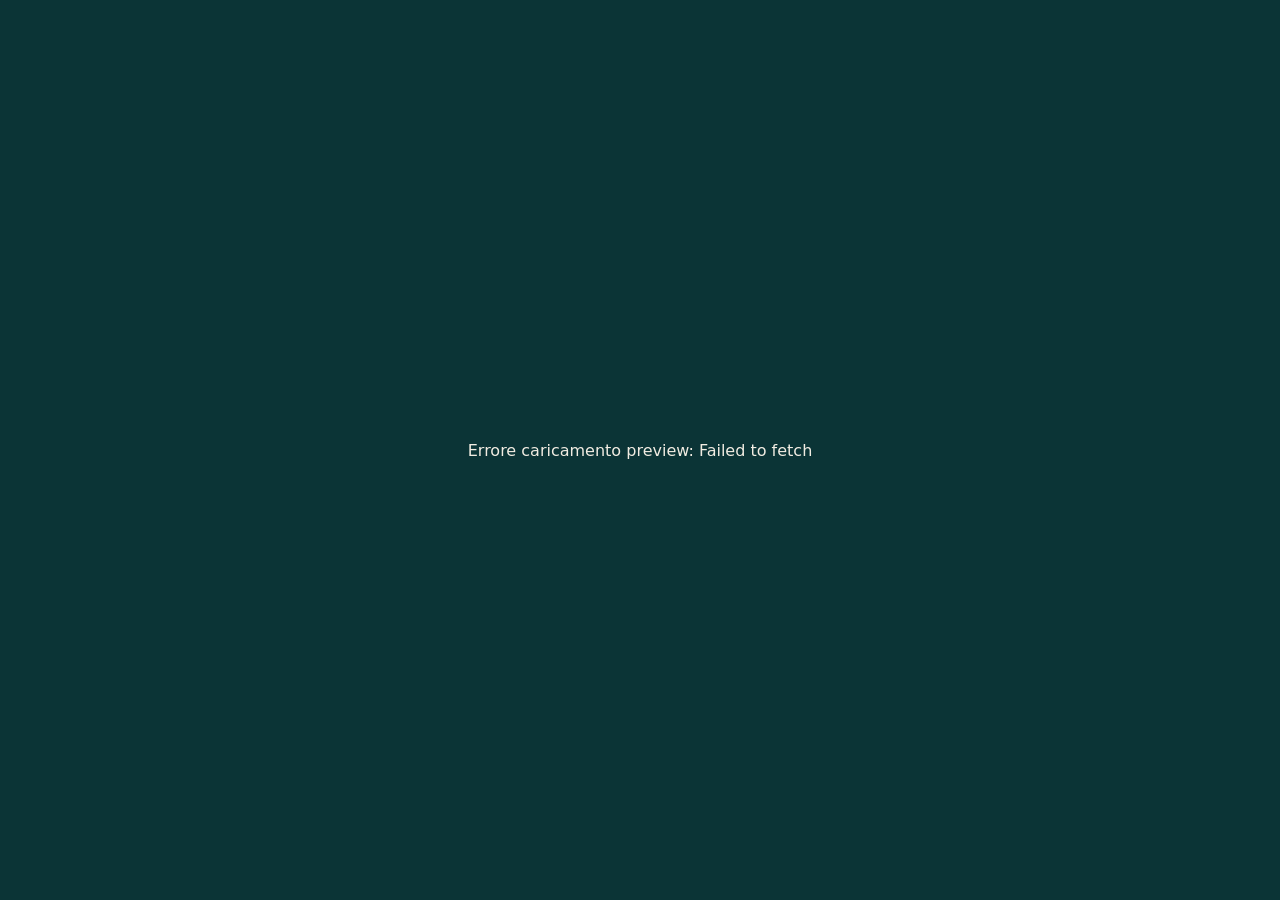
<file: preview-v51/index.html>
<!doctype html><html><head><meta charset="utf-8"><meta name="viewport" content="width=device-width,initial-scale=1"><title>Di Falco & Pergamo V5.2 Preview</title><style>html,body{margin:0;background:#0B3436;color:#F1ECE2;font-family:system-ui,sans-serif}body{display:grid;place-items:center;min-height:100vh}.loading{opacity:.75;letter-spacing:.08em}</style></head><body><div class="loading">CARICAMENTO PREVIEW…</div><script>(async()=>{const base='https://raw.githubusercontent.com/alessandrocdifalco/sito-alex-di-falco/preview-difalco-pergamo-v51/preview-v51/';const parts=await Promise.all([0,1,2,3].map(i=>fetch(base+'chunk'+i+'.txt',{cache:'no-store'}).then(r=>{if(!r.ok)throw new Error('HTTP '+r.status);return r.text()})));const patch='<script src="https://raw.githack.com/alessandrocdifalco/sito-alex-di-falco/preview-difalco-pergamo-v51/preview-v51/patch-v52.js?v=52"><\/script>';const page=parts.join('').replace('</body>',patch+'</body>');document.open();document.write(page);document.close()})().catch(e=>{document.body.innerHTML='<div style="padding:24px">Errore caricamento preview: '+e.message+'</div>'})</script></body></html>
</file>
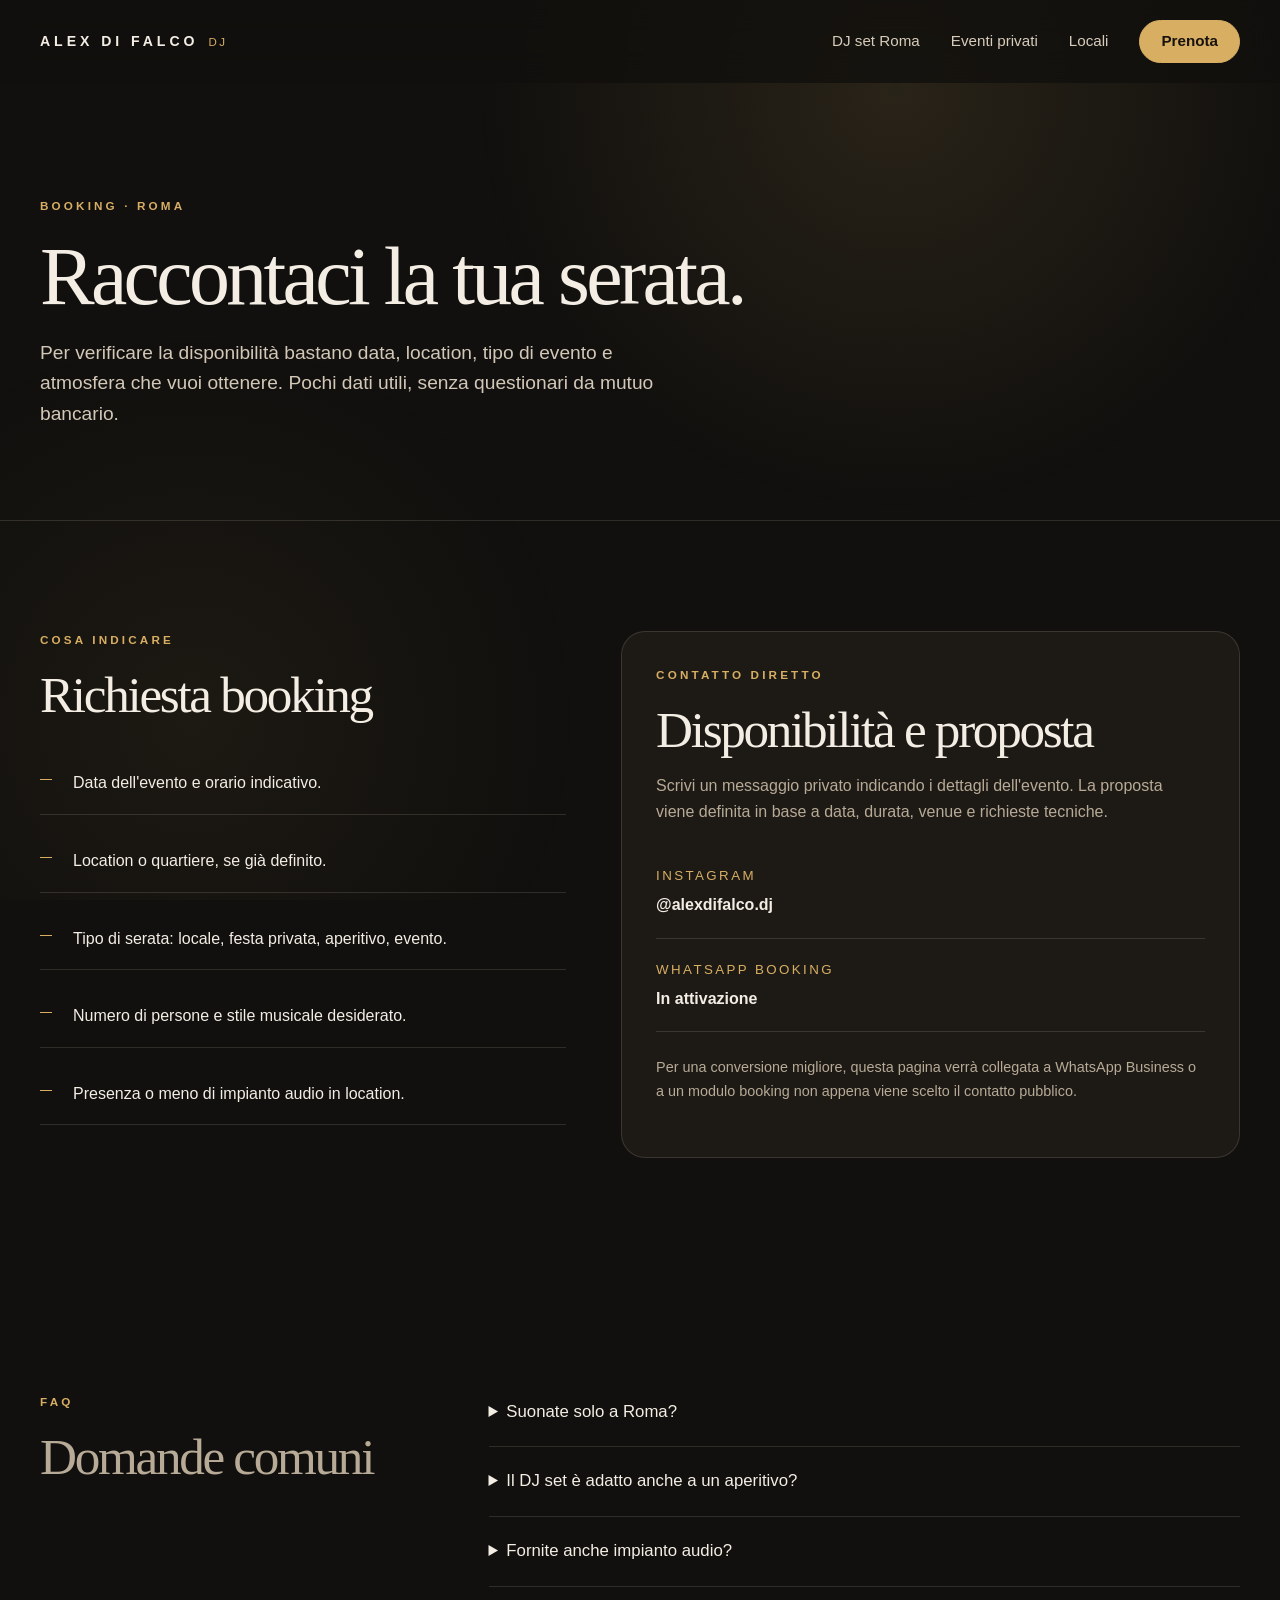
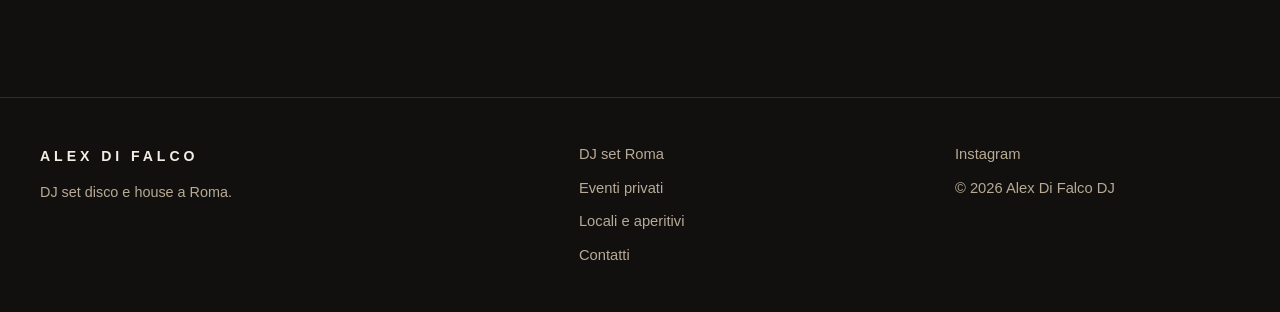
<file: contatti.html>
<!doctype html>
<html lang="it">
<head>
  <meta charset="utf-8"><meta name="viewport" content="width=device-width, initial-scale=1">
  <title>Prenota un DJ Set a Roma | Contatti Alex Di Falco DJ</title>
  <meta name="description" content="Richiedi disponibilità per un DJ set a Roma: locali, aperitivi, feste ed eventi privati. Contatta Alex Di Falco DJ con data e location.">
  <meta name="robots" content="index, follow, max-image-preview:large"><meta name="theme-color" content="#11100e">
  <link rel="canonical" href="https://alessandrocdifalco.github.io/sito-alex-di-falco/contatti.html"><link rel="stylesheet" href="assets/css/styles.css"><link rel="icon" href="assets/images/favicon.svg" type="image/svg+xml">
  <meta property="og:type" content="website"><meta property="og:locale" content="it_IT"><meta property="og:title" content="Prenota un DJ set a Roma | Alex Di Falco DJ"><meta property="og:description" content="Contatto diretto per locali, feste ed eventi a Roma."><meta property="og:url" content="https://alessandrocdifalco.github.io/sito-alex-di-falco/contatti.html"><meta property="og:image" content="https://alessandrocdifalco.github.io/sito-alex-di-falco/assets/images/og-alex-di-falco.svg">
</head>
<body>
<header class="site-header"><nav class="nav container" aria-label="Navigazione principale"><a class="brand" href="index.html"><span class="brand-name">ALEX DI FALCO</span><span class="brand-role">DJ</span></a><button class="nav-toggle" type="button" aria-expanded="false" aria-controls="menu">Menu</button><div class="menu" id="menu"><a href="dj-set-roma.html">DJ set Roma</a><a href="eventi-privati.html">Eventi privati</a><a href="locali-aperitivi.html">Locali</a><a href="contatti.html" class="button button-small">Prenota</a></div></nav></header>
<main>
<section class="page-hero"><div class="container"><p class="eyebrow">Booking · Roma</p><h1>Raccontaci la tua serata.</h1><p class="lead">Per verificare la disponibilità bastano data, location, tipo di evento e atmosfera che vuoi ottenere. Pochi dati utili, senza questionari da mutuo bancario.</p></div></section>
<section class="section"><div class="container booking-grid">
  <div>
    <p class="eyebrow">Cosa indicare</p>
    <h2>Richiesta booking</h2>
    <ul class="feature-list">
      <li>Data dell'evento e orario indicativo.</li>
      <li>Location o quartiere, se già definito.</li>
      <li>Tipo di serata: locale, festa privata, aperitivo, evento.</li>
      <li>Numero di persone e stile musicale desiderato.</li>
      <li>Presenza o meno di impianto audio in location.</li>
    </ul>
  </div>
  <div class="contact-panel">
    <p class="eyebrow">Contatto diretto</p>
    <h2>Disponibilità e proposta</h2>
    <p>Scrivi un messaggio privato indicando i dettagli dell'evento. La proposta viene definita in base a data, durata, venue e richieste tecniche.</p>
    <a class="contact-option" href="https://www.instagram.com/alexdifalco.dj/" target="_blank" rel="noopener me"><small>Instagram</small><strong>@alexdifalco.dj</strong></a>
    <div class="contact-option"><small>WhatsApp booking</small><strong>In attivazione</strong></div>
    <p style="margin-top:24px;font-size:.9rem">Per una conversione migliore, questa pagina verrà collegata a WhatsApp Business o a un modulo booking non appena viene scelto il contatto pubblico.</p>
  </div>
</div></section>
<section class="section faq"><div class="container content-grid"><aside><p class="eyebrow">FAQ</p><h2>Domande comuni</h2></aside><div>
<details><summary>Suonate solo a Roma?</summary><p>Roma è l'area principale del servizio. Trasferte nei dintorni o in altre località possono essere valutate in base alla data e all'evento.</p></details>
<details><summary>Il DJ set è adatto anche a un aperitivo?</summary><p>Sì. Il set può partire in modo elegante e non invasivo, per crescere nel dopocena se l'atmosfera e la venue lo permettono.</p></details>
<details><summary>Fornite anche impianto audio?</summary><p>La disponibilità del setup tecnico va definita per ogni evento, in base a spazio, pubblico e necessità della location.</p></details>
</div></div></section>
</main>
<footer class="site-footer"><div class="container footer-grid"><div><span class="brand-name">ALEX DI FALCO</span><p>DJ set disco e house a Roma.</p></div><div class="footer-links"><a href="dj-set-roma.html">DJ set Roma</a><a href="eventi-privati.html">Eventi privati</a><a href="locali-aperitivi.html">Locali e aperitivi</a><a href="contatti.html">Contatti</a></div><div class="footer-links"><a href="https://www.instagram.com/alexdifalco.dj/" rel="me noopener" target="_blank">Instagram</a><span>© <span id="year">2026</span> Alex Di Falco DJ</span></div></div></footer>
<script src="assets/js/main.js" defer></script>
</body></html>
</file>
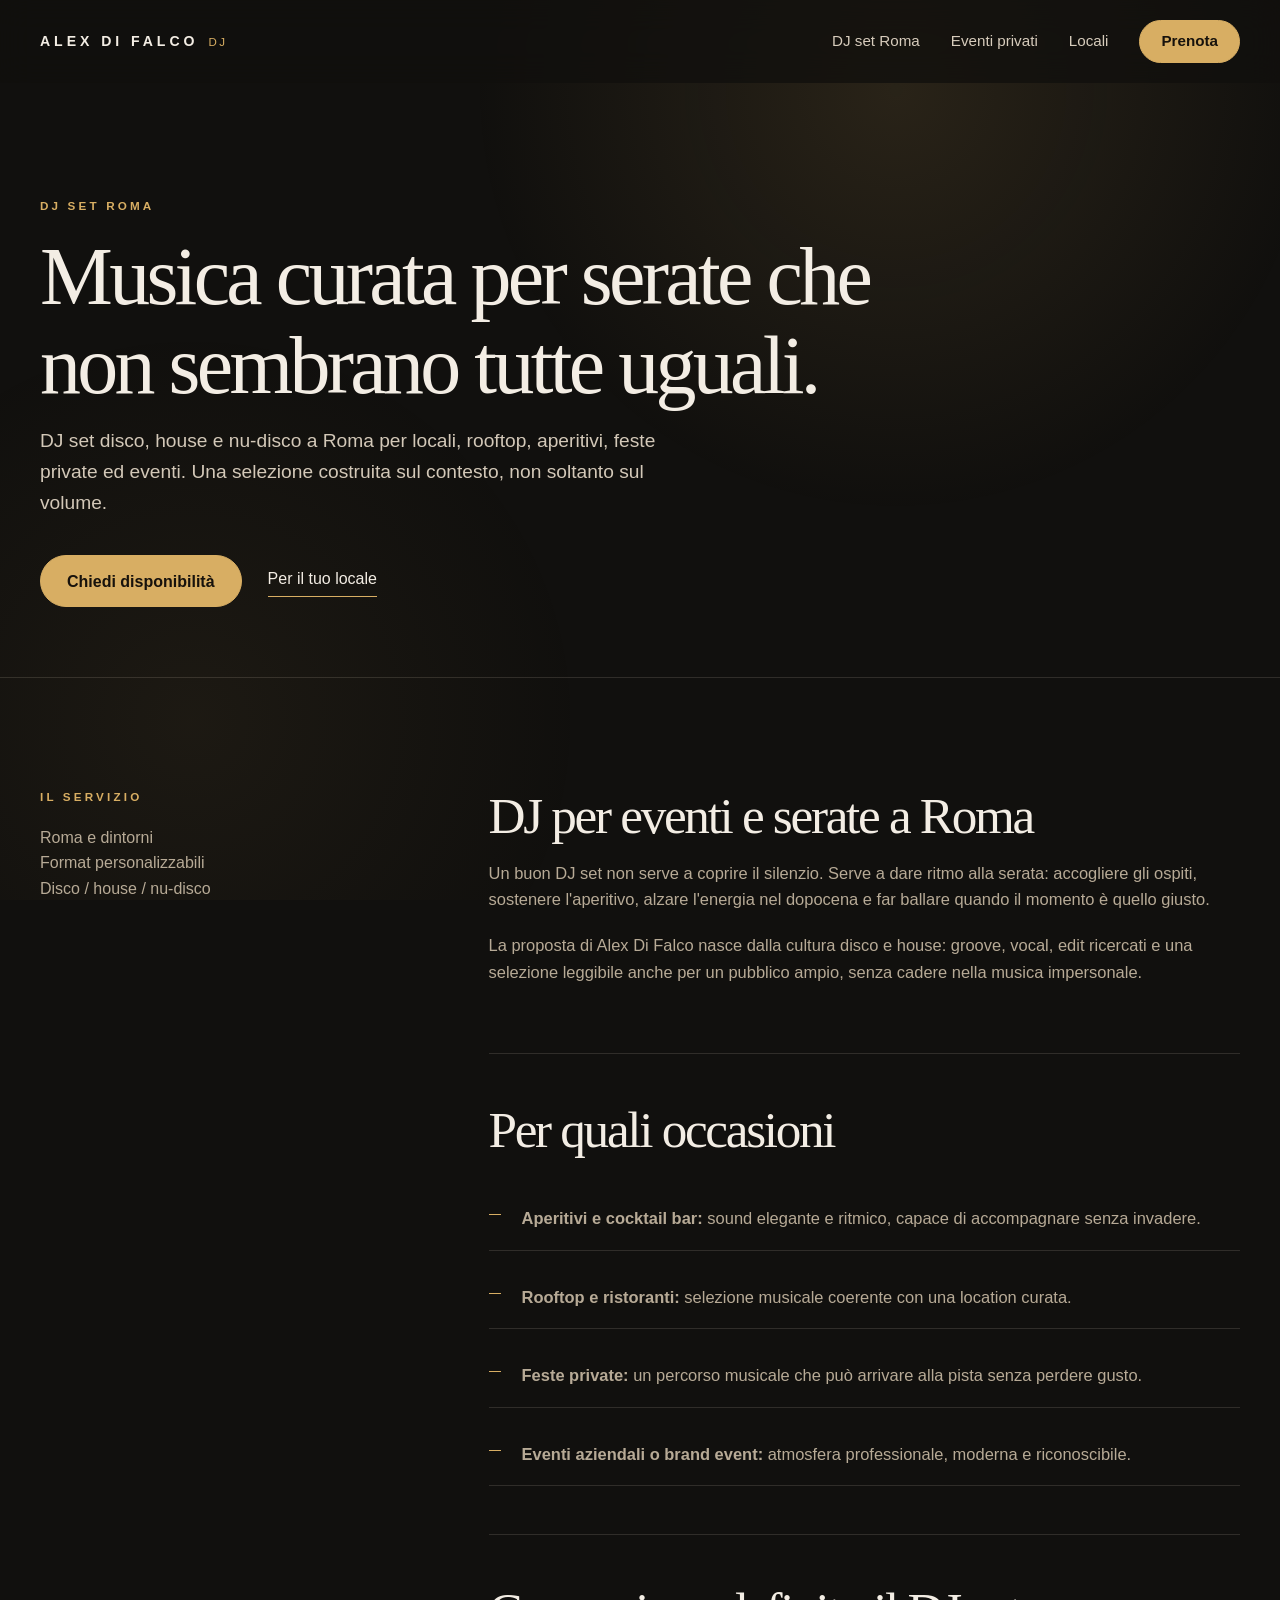
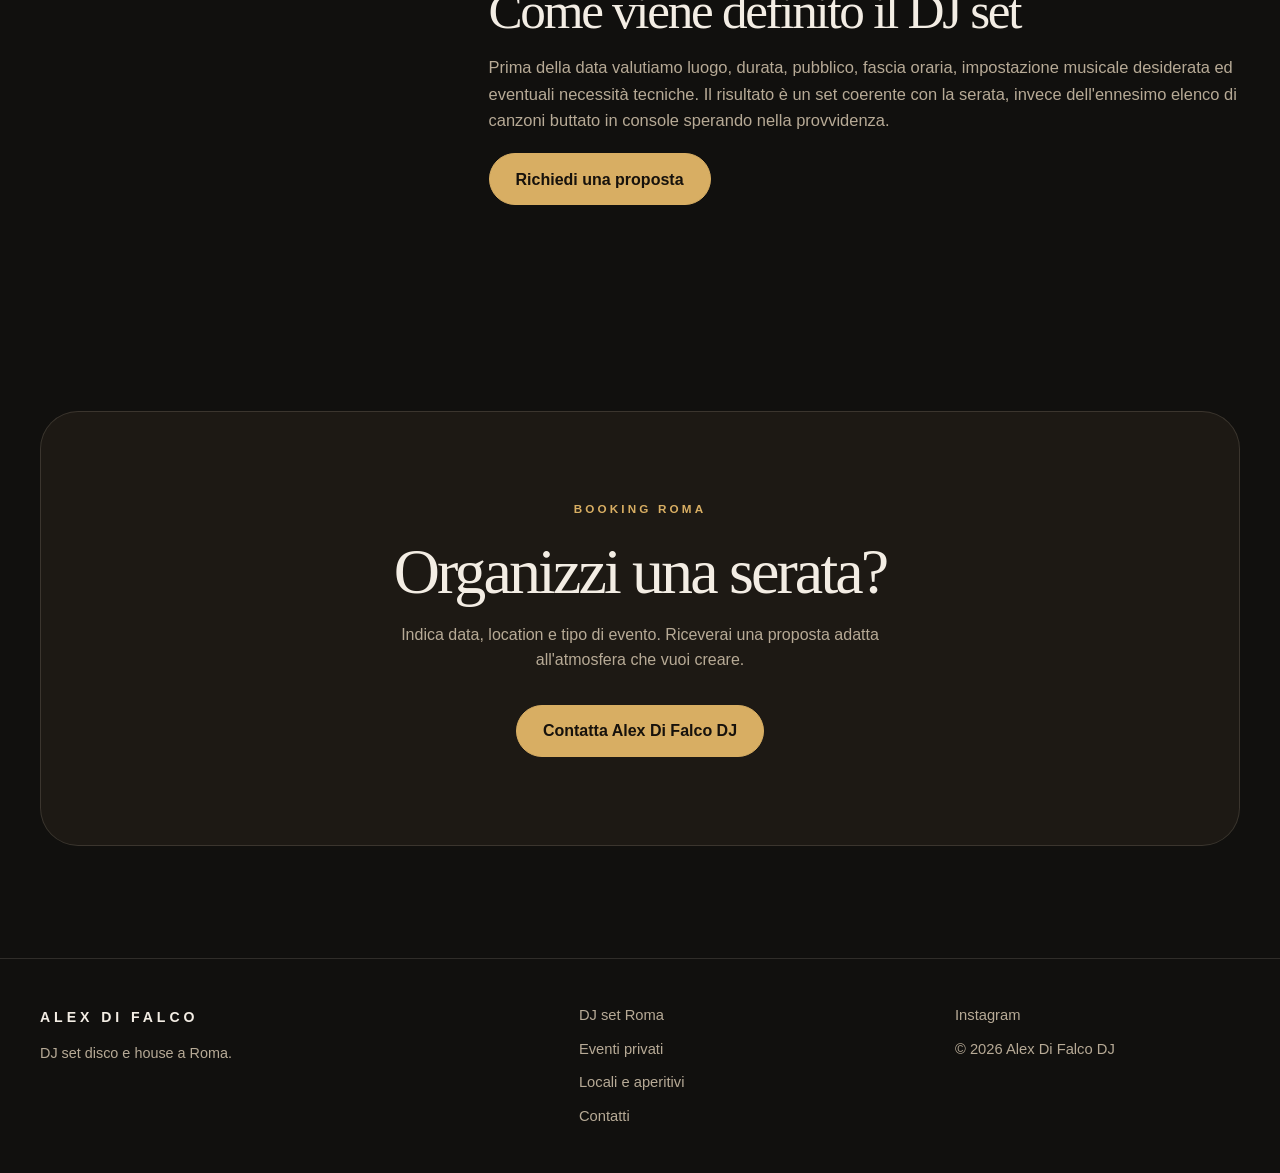
<file: dj-set-roma.html>
<!doctype html>
<html lang="it">
<head>
  <meta charset="utf-8">
  <meta name="viewport" content="width=device-width, initial-scale=1">
  <title>DJ Set Roma per Locali, Feste ed Eventi | Alex Di Falco</title>
  <meta name="description" content="Cerchi un DJ set a Roma? Alex Di Falco propone selezioni disco e house per locali, aperitivi, feste private ed eventi con atmosfera elegante.">
  <meta name="robots" content="index, follow, max-image-preview:large">
  <meta name="theme-color" content="#11100e">
  <link rel="canonical" href="https://alessandrocdifalco.github.io/sito-alex-di-falco/dj-set-roma.html">
  <link rel="stylesheet" href="assets/css/styles.css">
  <link rel="icon" href="assets/images/favicon.svg" type="image/svg+xml">
  <meta property="og:type" content="website"><meta property="og:locale" content="it_IT">
  <meta property="og:title" content="DJ Set Roma | Alex Di Falco DJ">
  <meta property="og:description" content="Disco e house per locali, aperitivi, feste ed eventi a Roma.">
  <meta property="og:url" content="https://alessandrocdifalco.github.io/sito-alex-di-falco/dj-set-roma.html">
  <meta property="og:image" content="https://alessandrocdifalco.github.io/sito-alex-di-falco/assets/images/og-alex-di-falco.svg">
  <script type="application/ld+json">
  {"@context":"https://schema.org","@type":"Service","name":"DJ set a Roma","serviceType":"DJ set per eventi e locali","provider":{"@type":"ProfessionalService","name":"Alex Di Falco DJ","url":"https://alessandrocdifalco.github.io/sito-alex-di-falco/"},"areaServed":{"@type":"City","name":"Roma"},"description":"DJ set disco e house per locali, feste private ed eventi a Roma."}
  </script>
</head>
<body>
<header class="site-header"><nav class="nav container" aria-label="Navigazione principale"><a class="brand" href="index.html" aria-label="Alex Di Falco DJ, home"><span class="brand-name">ALEX DI FALCO</span><span class="brand-role">DJ</span></a><button class="nav-toggle" type="button" aria-expanded="false" aria-controls="menu">Menu</button><div class="menu" id="menu"><a href="dj-set-roma.html">DJ set Roma</a><a href="eventi-privati.html">Eventi privati</a><a href="locali-aperitivi.html">Locali</a><a href="contatti.html" class="button button-small">Prenota</a></div></nav></header>
<main>
  <section class="page-hero"><div class="container"><p class="eyebrow">DJ set Roma</p><h1>Musica curata per serate che non sembrano tutte uguali.</h1><p class="lead">DJ set disco, house e nu-disco a Roma per locali, rooftop, aperitivi, feste private ed eventi. Una selezione costruita sul contesto, non soltanto sul volume.</p><div class="actions"><a class="button" href="contatti.html">Chiedi disponibilità</a><a class="text-link" href="locali-aperitivi.html">Per il tuo locale</a></div></div></section>
  <section class="section"><div class="container content-grid"><aside><p class="eyebrow">Il servizio</p><p>Roma e dintorni<br>Format personalizzabili<br>Disco / house / nu-disco</p></aside><div>
    <article class="content-block"><h2>DJ per eventi e serate a Roma</h2><p>Un buon DJ set non serve a coprire il silenzio. Serve a dare ritmo alla serata: accogliere gli ospiti, sostenere l'aperitivo, alzare l'energia nel dopocena e far ballare quando il momento è quello giusto.</p><p>La proposta di Alex Di Falco nasce dalla cultura disco e house: groove, vocal, edit ricercati e una selezione leggibile anche per un pubblico ampio, senza cadere nella musica impersonale.</p></article>
    <article class="content-block"><h2>Per quali occasioni</h2><ul class="feature-list"><li><strong>Aperitivi e cocktail bar:</strong> sound elegante e ritmico, capace di accompagnare senza invadere.</li><li><strong>Rooftop e ristoranti:</strong> selezione musicale coerente con una location curata.</li><li><strong>Feste private:</strong> un percorso musicale che può arrivare alla pista senza perdere gusto.</li><li><strong>Eventi aziendali o brand event:</strong> atmosfera professionale, moderna e riconoscibile.</li></ul></article>
    <article class="content-block"><h2>Come viene definito il DJ set</h2><p>Prima della data valutiamo luogo, durata, pubblico, fascia oraria, impostazione musicale desiderata ed eventuali necessità tecniche. Il risultato è un set coerente con la serata, invece dell'ennesimo elenco di canzoni buttato in console sperando nella provvidenza.</p><a class="button" href="contatti.html">Richiedi una proposta</a></article>
  </div></div></section>
  <section class="cta"><div class="container cta-inner"><p class="eyebrow">Booking Roma</p><h2>Organizzi una serata?</h2><p>Indica data, location e tipo di evento. Riceverai una proposta adatta all'atmosfera che vuoi creare.</p><a class="button" href="contatti.html">Contatta Alex Di Falco DJ</a></div></section>
</main>
<footer class="site-footer"><div class="container footer-grid"><div><span class="brand-name">ALEX DI FALCO</span><p>DJ set disco e house a Roma.</p></div><div class="footer-links"><a href="dj-set-roma.html">DJ set Roma</a><a href="eventi-privati.html">Eventi privati</a><a href="locali-aperitivi.html">Locali e aperitivi</a><a href="contatti.html">Contatti</a></div><div class="footer-links"><a href="https://www.instagram.com/alexdifalco.dj/" rel="me noopener" target="_blank">Instagram</a><span>© <span id="year">2026</span> Alex Di Falco DJ</span></div></div></footer>
<script src="assets/js/main.js" defer></script></body></html>
</file>
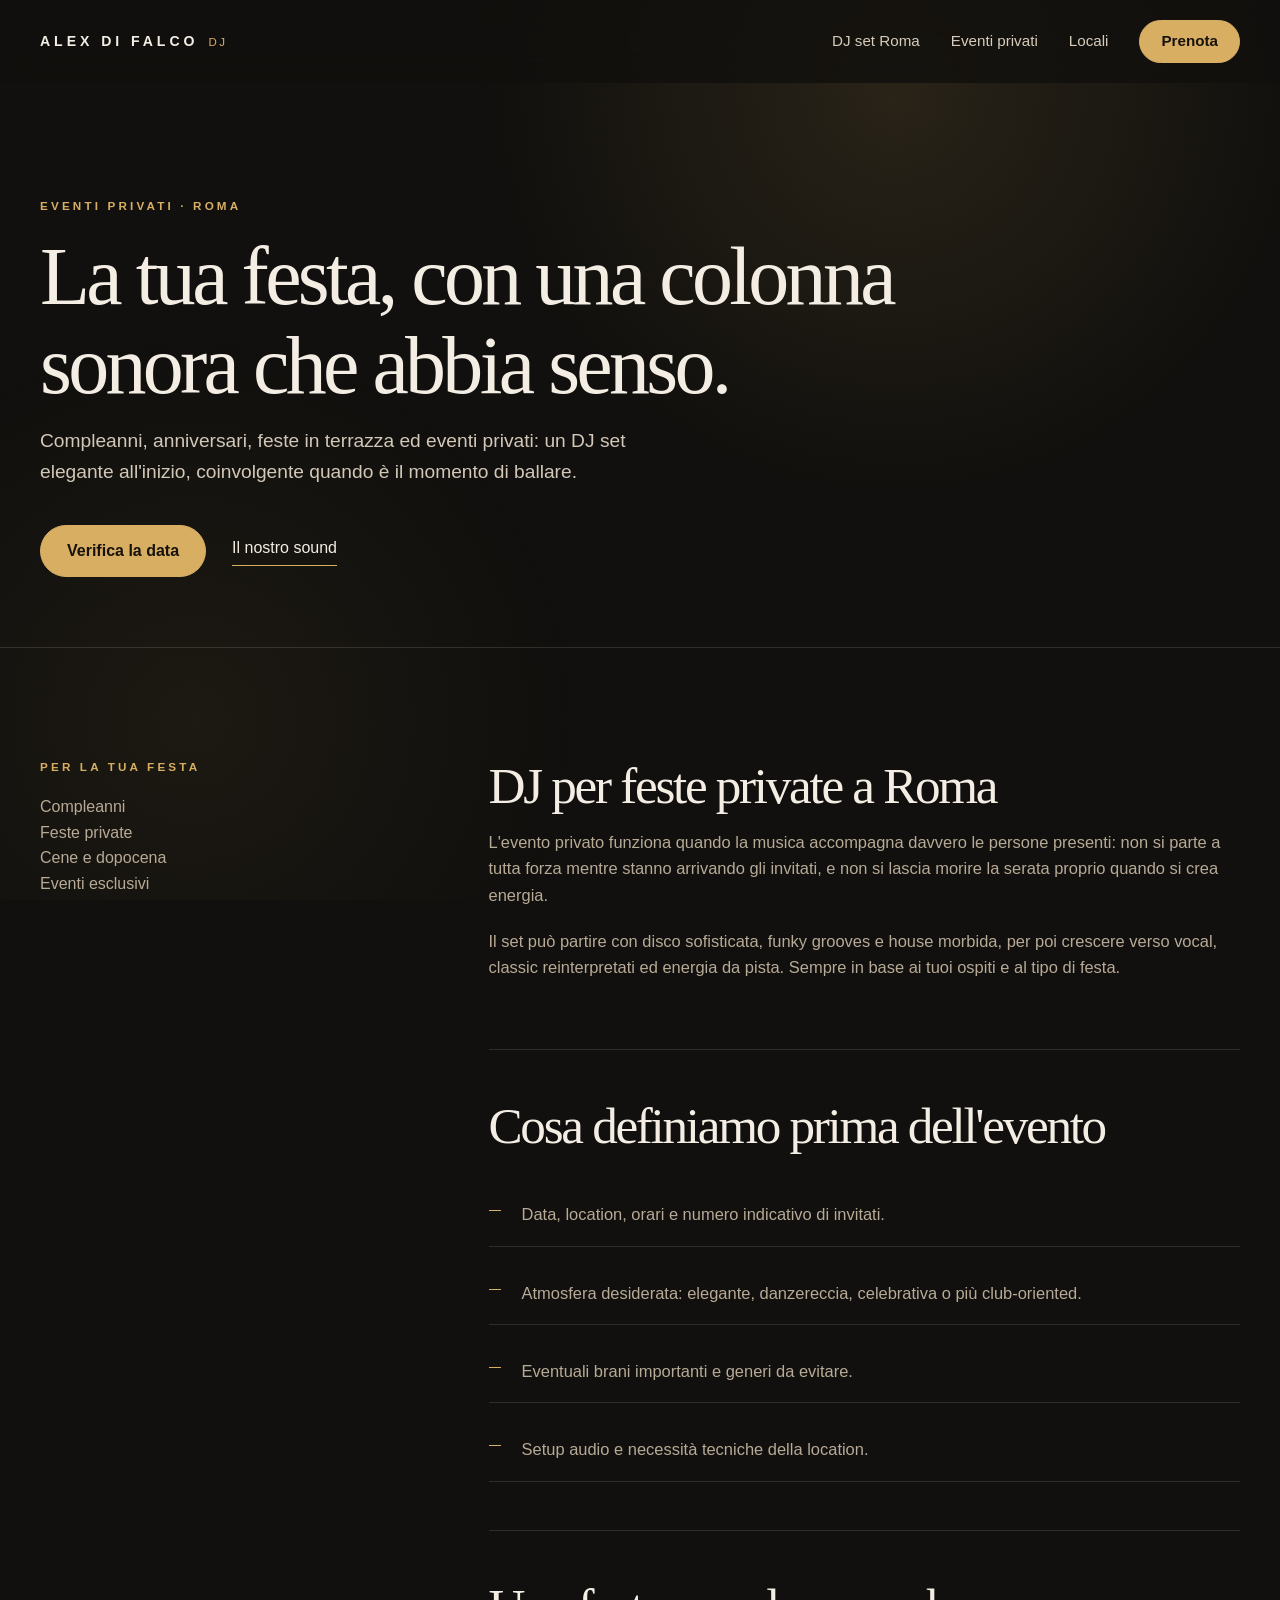
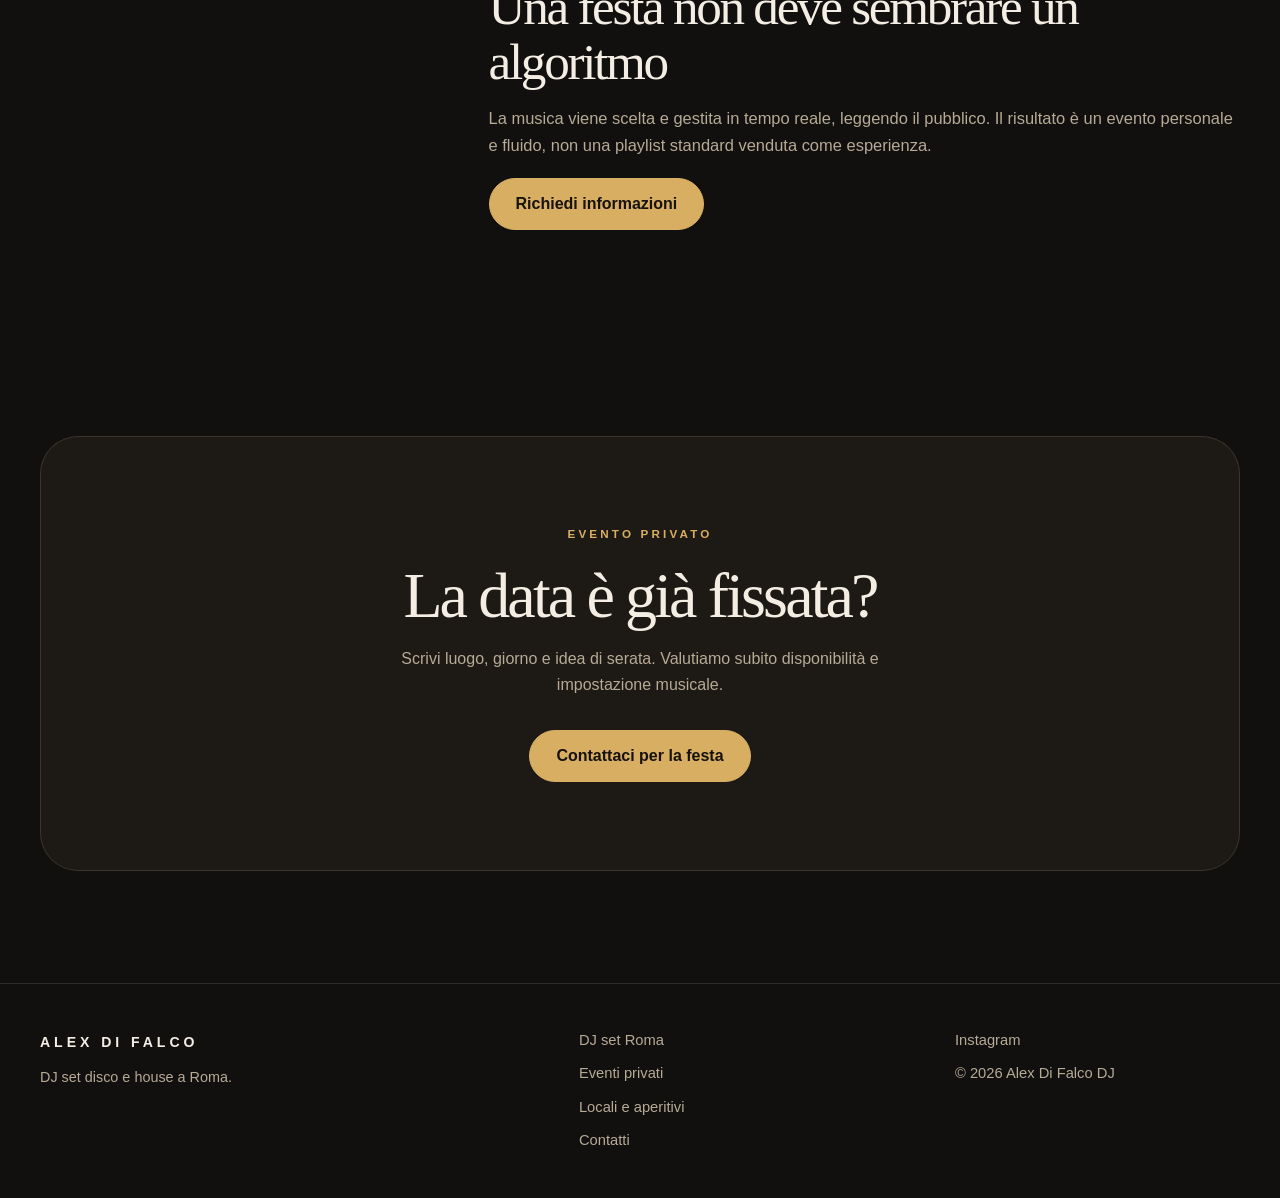
<file: eventi-privati.html>
<!doctype html>
<html lang="it">
<head>
  <meta charset="utf-8"><meta name="viewport" content="width=device-width, initial-scale=1">
  <title>DJ per Feste ed Eventi Privati a Roma | Alex Di Falco DJ</title>
  <meta name="description" content="DJ per feste private, compleanni ed eventi a Roma: disco, house e musica elegante per creare atmosfera e far ballare gli ospiti.">
  <meta name="robots" content="index, follow, max-image-preview:large"><meta name="theme-color" content="#11100e">
  <link rel="canonical" href="https://alessandrocdifalco.github.io/sito-alex-di-falco/eventi-privati.html"><link rel="stylesheet" href="assets/css/styles.css"><link rel="icon" href="assets/images/favicon.svg" type="image/svg+xml">
  <meta property="og:type" content="website"><meta property="og:locale" content="it_IT"><meta property="og:title" content="DJ per eventi privati a Roma | Alex Di Falco DJ"><meta property="og:description" content="Un DJ set disco e house curato per feste e occasioni speciali a Roma."><meta property="og:url" content="https://alessandrocdifalco.github.io/sito-alex-di-falco/eventi-privati.html"><meta property="og:image" content="https://alessandrocdifalco.github.io/sito-alex-di-falco/assets/images/og-alex-di-falco.svg">
  <script type="application/ld+json">{"@context":"https://schema.org","@type":"Service","name":"DJ per eventi privati a Roma","serviceType":"Intrattenimento musicale DJ per feste private","provider":{"@type":"ProfessionalService","name":"Alex Di Falco DJ","url":"https://alessandrocdifalco.github.io/sito-alex-di-falco/"},"areaServed":{"@type":"City","name":"Roma"}}</script>
</head>
<body>
<header class="site-header"><nav class="nav container" aria-label="Navigazione principale"><a class="brand" href="index.html"><span class="brand-name">ALEX DI FALCO</span><span class="brand-role">DJ</span></a><button class="nav-toggle" type="button" aria-expanded="false" aria-controls="menu">Menu</button><div class="menu" id="menu"><a href="dj-set-roma.html">DJ set Roma</a><a href="eventi-privati.html">Eventi privati</a><a href="locali-aperitivi.html">Locali</a><a href="contatti.html" class="button button-small">Prenota</a></div></nav></header>
<main>
<section class="page-hero"><div class="container"><p class="eyebrow">Eventi privati · Roma</p><h1>La tua festa, con una colonna sonora che abbia senso.</h1><p class="lead">Compleanni, anniversari, feste in terrazza ed eventi privati: un DJ set elegante all'inizio, coinvolgente quando è il momento di ballare.</p><div class="actions"><a class="button" href="contatti.html">Verifica la data</a><a class="text-link" href="dj-set-roma.html">Il nostro sound</a></div></div></section>
<section class="section"><div class="container content-grid"><aside><p class="eyebrow">Per la tua festa</p><p>Compleanni<br>Feste private<br>Cene e dopocena<br>Eventi esclusivi</p></aside><div>
<article class="content-block"><h2>DJ per feste private a Roma</h2><p>L'evento privato funziona quando la musica accompagna davvero le persone presenti: non si parte a tutta forza mentre stanno arrivando gli invitati, e non si lascia morire la serata proprio quando si crea energia.</p><p>Il set può partire con disco sofisticata, funky grooves e house morbida, per poi crescere verso vocal, classic reinterpretati ed energia da pista. Sempre in base ai tuoi ospiti e al tipo di festa.</p></article>
<article class="content-block"><h2>Cosa definiamo prima dell'evento</h2><ul class="feature-list"><li>Data, location, orari e numero indicativo di invitati.</li><li>Atmosfera desiderata: elegante, danzereccia, celebrativa o più club-oriented.</li><li>Eventuali brani importanti e generi da evitare.</li><li>Setup audio e necessità tecniche della location.</li></ul></article>
<article class="content-block"><h2>Una festa non deve sembrare un algoritmo</h2><p>La musica viene scelta e gestita in tempo reale, leggendo il pubblico. Il risultato è un evento personale e fluido, non una playlist standard venduta come esperienza.</p><a class="button" href="contatti.html">Richiedi informazioni</a></article>
</div></div></section>
<section class="cta"><div class="container cta-inner"><p class="eyebrow">Evento privato</p><h2>La data è già fissata?</h2><p>Scrivi luogo, giorno e idea di serata. Valutiamo subito disponibilità e impostazione musicale.</p><a class="button" href="contatti.html">Contattaci per la festa</a></div></section>
</main>
<footer class="site-footer"><div class="container footer-grid"><div><span class="brand-name">ALEX DI FALCO</span><p>DJ set disco e house a Roma.</p></div><div class="footer-links"><a href="dj-set-roma.html">DJ set Roma</a><a href="eventi-privati.html">Eventi privati</a><a href="locali-aperitivi.html">Locali e aperitivi</a><a href="contatti.html">Contatti</a></div><div class="footer-links"><a href="https://www.instagram.com/alexdifalco.dj/" rel="me noopener" target="_blank">Instagram</a><span>© <span id="year">2026</span> Alex Di Falco DJ</span></div></div></footer><script src="assets/js/main.js" defer></script>
</body></html>
</file>
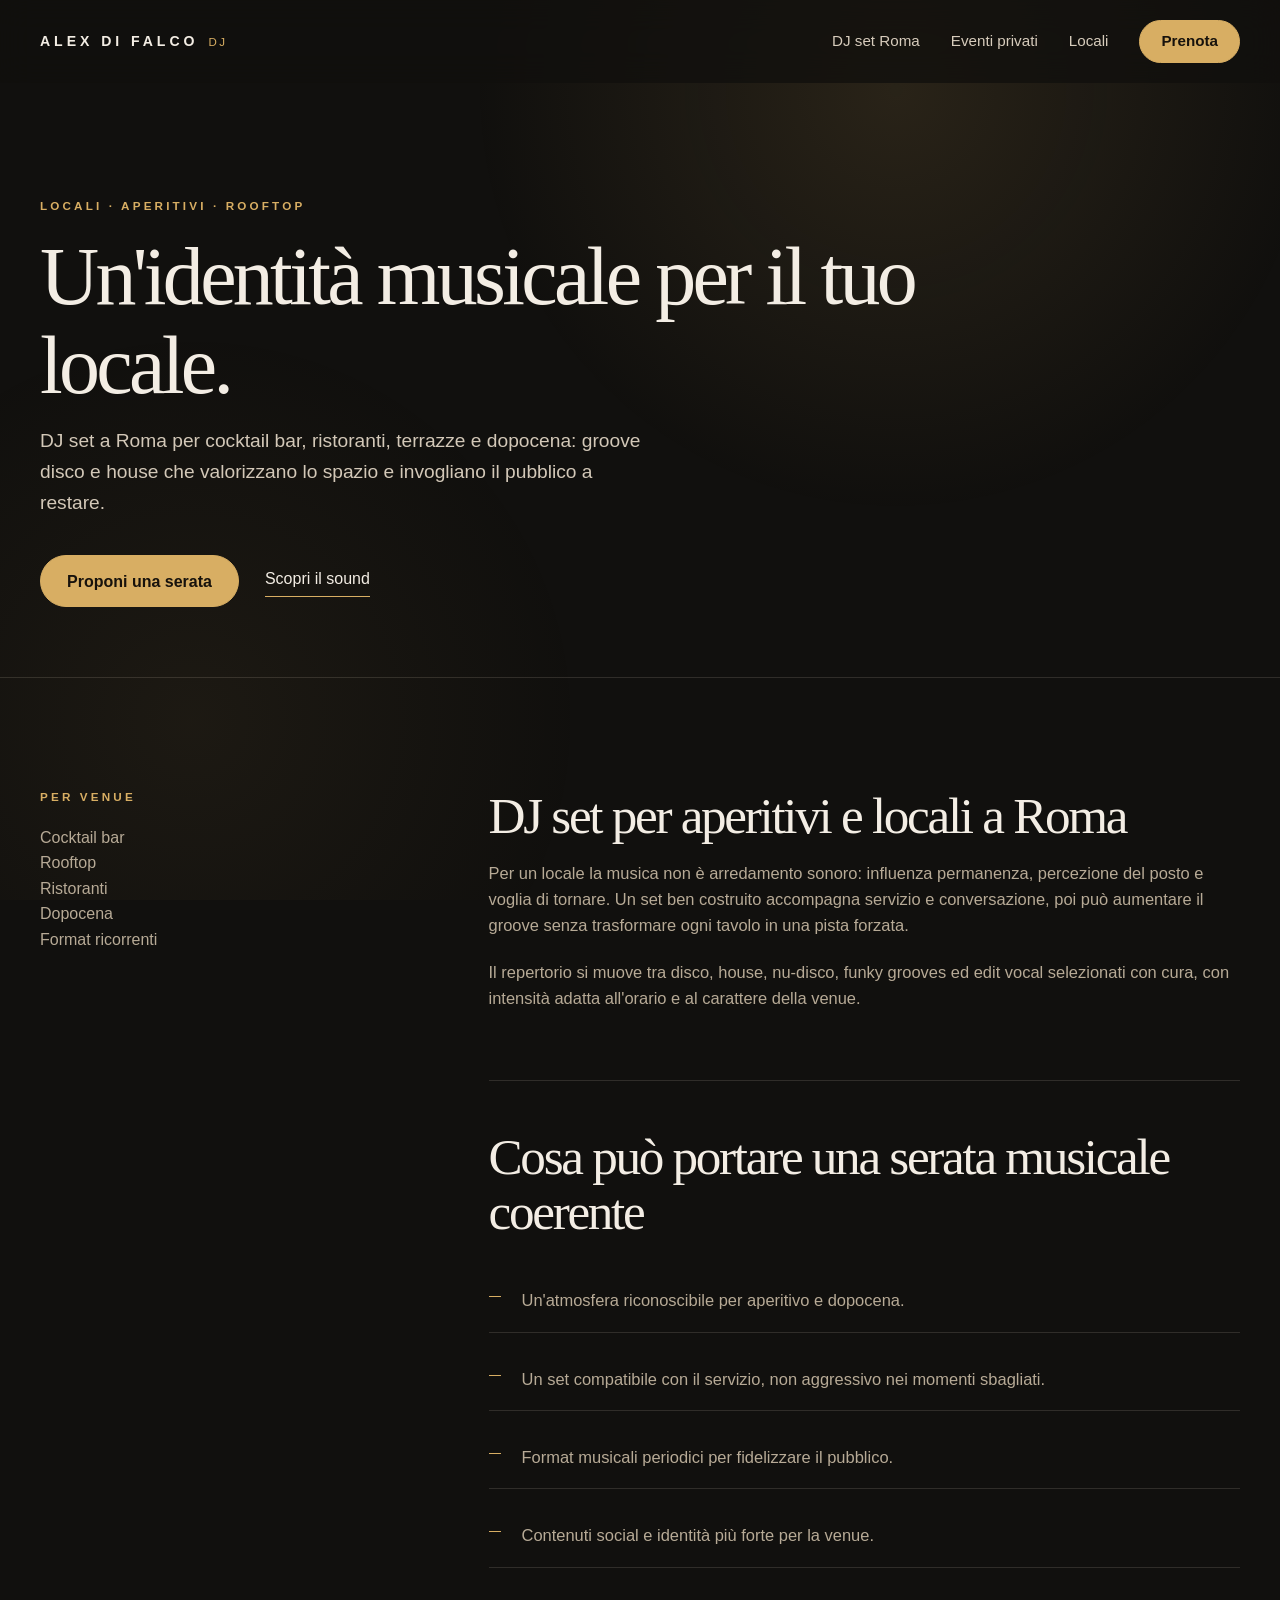
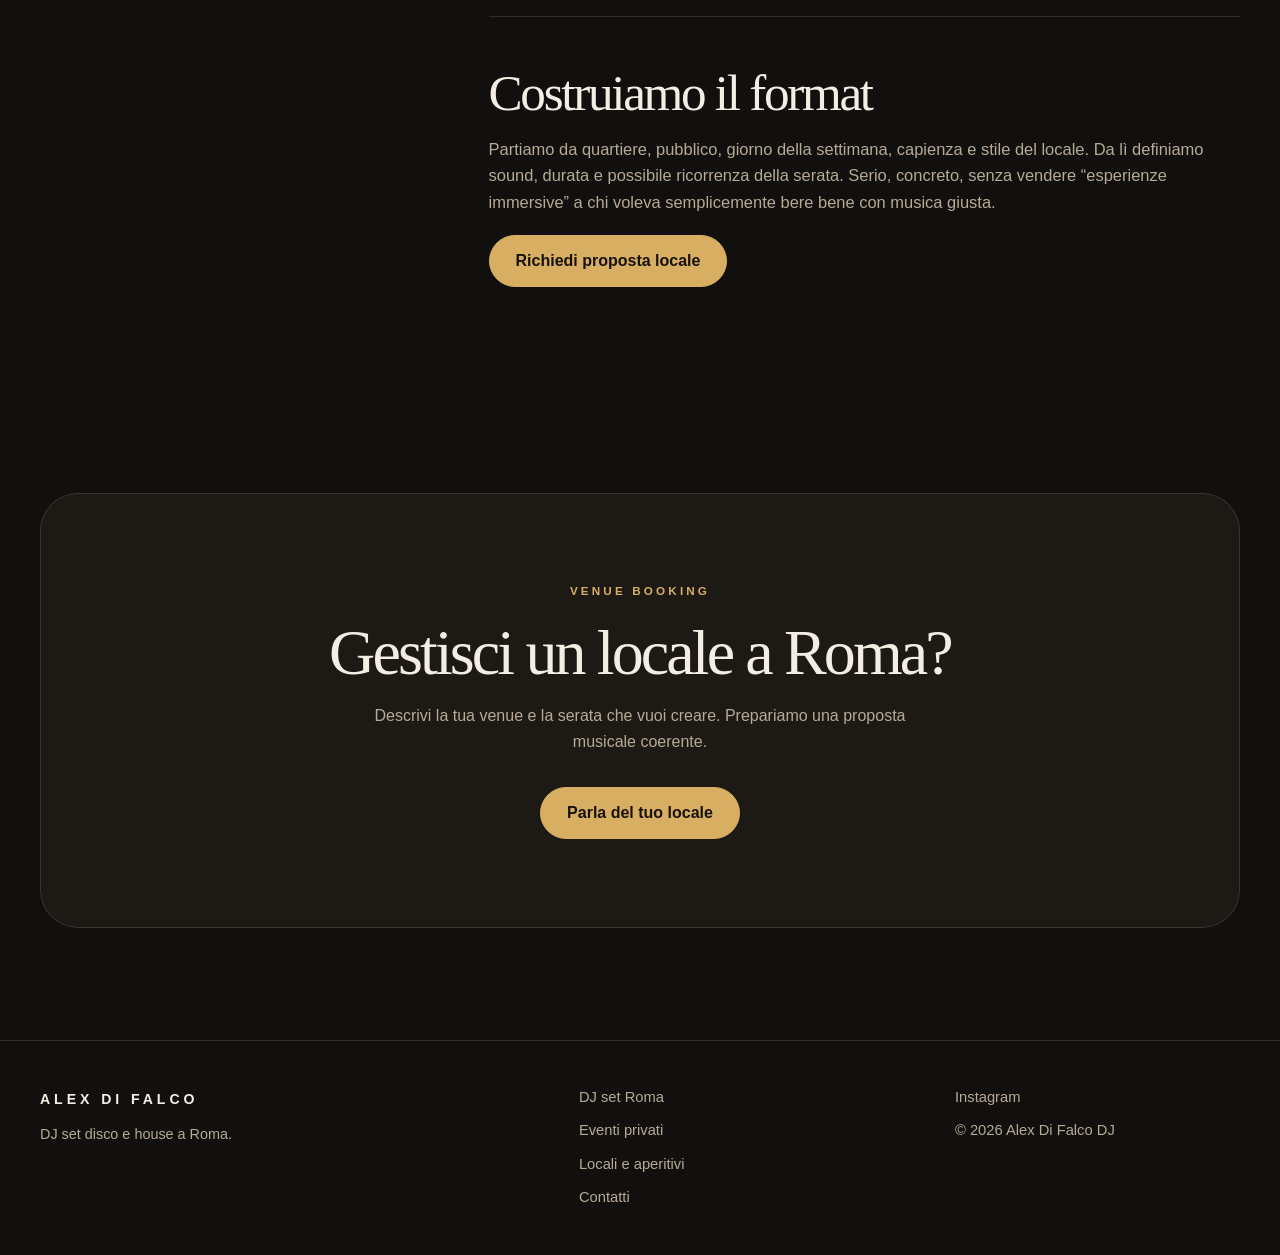
<file: locali-aperitivi.html>
<!doctype html>
<html lang="it">
<head>
  <meta charset="utf-8"><meta name="viewport" content="width=device-width, initial-scale=1">
  <title>DJ per Locali e Aperitivi a Roma | Alex Di Falco DJ</title>
  <meta name="description" content="DJ set per cocktail bar, rooftop, ristoranti e aperitivi a Roma. Disco house e nu-disco per creare identità musicale e trattenere il pubblico.">
  <meta name="robots" content="index, follow, max-image-preview:large"><meta name="theme-color" content="#11100e">
  <link rel="canonical" href="https://alessandrocdifalco.github.io/sito-alex-di-falco/locali-aperitivi.html"><link rel="stylesheet" href="assets/css/styles.css"><link rel="icon" href="assets/images/favicon.svg" type="image/svg+xml">
  <meta property="og:type" content="website"><meta property="og:locale" content="it_IT"><meta property="og:title" content="DJ per locali e aperitivi a Roma | Alex Di Falco DJ"><meta property="og:description" content="Musica disco e house per cocktail bar, rooftop e serate ricorrenti a Roma."><meta property="og:url" content="https://alessandrocdifalco.github.io/sito-alex-di-falco/locali-aperitivi.html"><meta property="og:image" content="https://alessandrocdifalco.github.io/sito-alex-di-falco/assets/images/og-alex-di-falco.svg">
  <script type="application/ld+json">{"@context":"https://schema.org","@type":"Service","name":"DJ set per locali e aperitivi a Roma","serviceType":"DJ set per cocktail bar, rooftop e ristoranti","provider":{"@type":"ProfessionalService","name":"Alex Di Falco DJ","url":"https://alessandrocdifalco.github.io/sito-alex-di-falco/"},"areaServed":{"@type":"City","name":"Roma"}}</script>
</head>
<body>
<header class="site-header"><nav class="nav container" aria-label="Navigazione principale"><a class="brand" href="index.html"><span class="brand-name">ALEX DI FALCO</span><span class="brand-role">DJ</span></a><button class="nav-toggle" type="button" aria-expanded="false" aria-controls="menu">Menu</button><div class="menu" id="menu"><a href="dj-set-roma.html">DJ set Roma</a><a href="eventi-privati.html">Eventi privati</a><a href="locali-aperitivi.html">Locali</a><a href="contatti.html" class="button button-small">Prenota</a></div></nav></header>
<main>
<section class="page-hero"><div class="container"><p class="eyebrow">Locali · Aperitivi · Rooftop</p><h1>Un'identità musicale per il tuo locale.</h1><p class="lead">DJ set a Roma per cocktail bar, ristoranti, terrazze e dopocena: groove disco e house che valorizzano lo spazio e invogliano il pubblico a restare.</p><div class="actions"><a class="button" href="contatti.html">Proponi una serata</a><a class="text-link" href="dj-set-roma.html">Scopri il sound</a></div></div></section>
<section class="section"><div class="container content-grid"><aside><p class="eyebrow">Per venue</p><p>Cocktail bar<br>Rooftop<br>Ristoranti<br>Dopocena<br>Format ricorrenti</p></aside><div>
<article class="content-block"><h2>DJ set per aperitivi e locali a Roma</h2><p>Per un locale la musica non è arredamento sonoro: influenza permanenza, percezione del posto e voglia di tornare. Un set ben costruito accompagna servizio e conversazione, poi può aumentare il groove senza trasformare ogni tavolo in una pista forzata.</p><p>Il repertorio si muove tra disco, house, nu-disco, funky grooves ed edit vocal selezionati con cura, con intensità adatta all'orario e al carattere della venue.</p></article>
<article class="content-block"><h2>Cosa può portare una serata musicale coerente</h2><ul class="feature-list"><li>Un'atmosfera riconoscibile per aperitivo e dopocena.</li><li>Un set compatibile con il servizio, non aggressivo nei momenti sbagliati.</li><li>Format musicali periodici per fidelizzare il pubblico.</li><li>Contenuti social e identità più forte per la venue.</li></ul></article>
<article class="content-block"><h2>Costruiamo il format</h2><p>Partiamo da quartiere, pubblico, giorno della settimana, capienza e stile del locale. Da lì definiamo sound, durata e possibile ricorrenza della serata. Serio, concreto, senza vendere “esperienze immersive” a chi voleva semplicemente bere bene con musica giusta.</p><a class="button" href="contatti.html">Richiedi proposta locale</a></article>
</div></div></section>
<section class="cta"><div class="container cta-inner"><p class="eyebrow">Venue booking</p><h2>Gestisci un locale a Roma?</h2><p>Descrivi la tua venue e la serata che vuoi creare. Prepariamo una proposta musicale coerente.</p><a class="button" href="contatti.html">Parla del tuo locale</a></div></section>
</main>
<footer class="site-footer"><div class="container footer-grid"><div><span class="brand-name">ALEX DI FALCO</span><p>DJ set disco e house a Roma.</p></div><div class="footer-links"><a href="dj-set-roma.html">DJ set Roma</a><a href="eventi-privati.html">Eventi privati</a><a href="locali-aperitivi.html">Locali e aperitivi</a><a href="contatti.html">Contatti</a></div><div class="footer-links"><a href="https://www.instagram.com/alexdifalco.dj/" rel="me noopener" target="_blank">Instagram</a><span>© <span id="year">2026</span> Alex Di Falco DJ</span></div></div></footer><script src="assets/js/main.js" defer></script>
</body></html>
</file>
<file: assets/css/styles.css>
:root {
  --bg: #11100e;
  --bg-soft: #171512;
  --panel: #1d1a16;
  --line: rgba(237, 226, 207, .14);
  --text: #f3ede4;
  --muted: #b7aa96;
  --gold: #d8ae63;
  --gold-soft: #f0cf8d;
  --max: 1200px;
  --radius: 24px;
}
* { box-sizing: border-box; }
html { scroll-behavior: smooth; }
body { margin: 0; background: var(--bg); color: var(--text); font-family: Inter, "Helvetica Neue", Arial, sans-serif; line-height: 1.6; -webkit-font-smoothing: antialiased; }
body::before { content: ""; position: fixed; inset: 0; pointer-events: none; background: radial-gradient(circle at 70% 10%, rgba(216,174,99,.12), transparent 35%), radial-gradient(circle at 15% 80%, rgba(216,174,99,.06), transparent 30%); z-index: -1; }
a { color: inherit; text-decoration: none; }
p { margin: 0 0 1.25rem; color: var(--muted); }
h1, h2, h3 { margin: 0 0 1rem; font-family: Georgia, "Times New Roman", serif; font-weight: 400; letter-spacing: -.045em; line-height: 1.08; }
h1 { font-size: clamp(3.1rem, 6.4vw, 6.2rem); max-width: 720px; }
h2 { font-size: clamp(2.35rem, 4vw, 3.7rem); }
h3 { font-size: 1.6rem; }
img { max-width: 100%; }
.container { width: min(calc(100% - 48px), var(--max)); margin-inline: auto; }
.eyebrow { margin-bottom: 1.1rem; text-transform: uppercase; font-size: .73rem; font-weight: 700; letter-spacing: .27em; color: var(--gold); }
.lead { max-width: 620px; font-size: clamp(1.02rem, 1.5vw, 1.2rem); color: #d3c8b8; }
.lead.small { max-width: 510px; }
.button { display: inline-flex; min-height: 52px; align-items: center; justify-content: center; padding: 0 26px; background: var(--gold); border: 1px solid var(--gold); border-radius: 999px; color: #17120c; font-weight: 700; transition: transform .2s, background .2s; }
.button:hover { transform: translateY(-2px); background: var(--gold-soft); }
.button-small { min-height: 43px; padding-inline: 21px; }
.text-link { color: var(--text); border-bottom: 1px solid var(--gold); padding-bottom: 4px; }
.site-header { position: sticky; top: 0; z-index: 10; background: rgba(17,16,14,.78); backdrop-filter: blur(16px); border-bottom: 1px solid transparent; }
.nav { min-height: 82px; display: flex; align-items: center; justify-content: space-between; gap: 28px; }
.brand { display: flex; align-items: baseline; gap: 10px; }
.brand-name { font-weight: 700; font-size: .88rem; letter-spacing: .28em; color: var(--text); }
.brand-role { font-size: .72rem; color: var(--gold); letter-spacing: .22em; }
.menu { display: flex; align-items: center; gap: 31px; color: #d7ccbc; font-size: .95rem; }
.menu > a:not(.button):hover, .footer-links a:hover { color: var(--gold-soft); }
.nav-toggle { display: none; background: transparent; border: 1px solid var(--line); border-radius: 999px; color: var(--text); padding: 8px 17px; }
.hero { padding: clamp(55px, 8vw, 94px) 0 clamp(70px, 10vw, 112px); border-bottom: 1px solid var(--line); overflow: hidden; }
.hero-grid { display: grid; grid-template-columns: 1.02fr .9fr; align-items: center; gap: clamp(40px, 6vw, 78px); }
.actions { display: flex; align-items: center; gap: 26px; margin-top: 37px; }
.hero-media { min-height: 610px; position: relative; display: flex; justify-content: flex-end; align-items: flex-start; padding: 0 0 72px 30px; }
.hero-shot { margin: 0; overflow: hidden; border-radius: 30px; border: 1px solid var(--line); box-shadow: 0 34px 82px rgba(0,0,0,.46); background: var(--panel); }
.hero-shot img { display: block; width: 100%; height: 100%; object-fit: cover; }
.hero-shot-main { width: min(390px, 85%); aspect-ratio: 4/5; transform: rotate(1.4deg); }
.hero-shot-detail { position: absolute; bottom: 34px; left: 0; width: min(184px, 39%); aspect-ratio: 4/5; transform: rotate(-3deg); border: 4px solid var(--bg); box-shadow: 0 26px 62px rgba(0,0,0,.52); }
.live-stamp { position: absolute; right: -10px; bottom: 50px; padding: 15px 18px; display: grid; gap: 2px; border-radius: 14px; color: var(--bg); background: var(--gold); box-shadow: 0 18px 42px rgba(0,0,0,.32); transform: rotate(-2deg); }
.live-stamp span { text-transform: uppercase; letter-spacing: .2em; font-size: .58rem; font-weight: 700; }
.live-stamp strong { font-family: Georgia, serif; font-size: 1.55rem; font-weight: 400; line-height: 1; }
.trust { border-bottom: 1px solid var(--line); }
.trust-grid { display: grid; grid-template-columns: repeat(4, 1fr); }
.trust-grid p { display: grid; gap: 2px; margin: 0; padding: 32px 18px; border-left: 1px solid var(--line); }
.trust-grid p:last-child { border-right: 1px solid var(--line); }
.trust-grid strong { color: var(--text); font-size: .96rem; }
.trust-grid span { font-size: .86rem; }
.section { padding: clamp(70px, 9vw, 110px) 0; }
.split { display: grid; grid-template-columns: .9fr 1.05fr; gap: clamp(40px, 7vw, 108px); }
.copy p { font-size: 1.06rem; }
.gallery { background: var(--bg-soft); border-block: 1px solid var(--line); overflow: hidden; }
.gallery-head { display: flex; justify-content: space-between; align-items: end; gap: 24px; margin-bottom: 42px; }
.gallery-head h2 { margin-bottom: 0; }
.gallery-controls { display: flex; gap: 9px; }
.gallery-button { width: 48px; height: 48px; border-radius: 50%; border: 1px solid var(--line); background: transparent; color: var(--text); font-size: 1.35rem; cursor: pointer; transition: background .2s, color .2s, border-color .2s; }
.gallery-button:hover { background: var(--gold); color: #17120c; border-color: var(--gold); }
.gallery-track { display: flex; gap: 20px; padding: 0 max(calc((100vw - var(--max))/2), 24px) 38px; overflow-x: auto; scroll-snap-type: x mandatory; scrollbar-width: none; }
.gallery-track::-webkit-scrollbar { display: none; }
.gallery-card { position: relative; margin: 0; flex: 0 0 clamp(235px, 23vw, 285px); aspect-ratio: 4/5; overflow: hidden; border-radius: 26px; scroll-snap-align: center; box-shadow: 0 26px 60px rgba(0,0,0,.33); transform: rotate(-.45deg); background: var(--panel); }
.gallery-card:nth-child(even) { transform: translateY(24px) rotate(.7deg); }
.gallery-card.gallery-feature { flex-basis: clamp(260px, 26vw, 320px); }
.gallery-card img { width: 100%; height: 100%; display: block; object-fit: cover; transition: transform .45s ease; }
.gallery-card::after { content: ""; position: absolute; inset: 45% 0 0; background: linear-gradient(transparent, rgba(0,0,0,.72)); }
.gallery-card:hover img { transform: scale(1.046); }
.gallery-card figcaption { position: absolute; left: 20px; bottom: 17px; z-index: 1; color: var(--text); font-size: .86rem; font-weight: 600; }
.duo-grid { display: grid; grid-template-columns: .95fr 1fr; gap: clamp(46px, 7vw, 96px); align-items: center; }
.duo-photos { position: relative; min-height: 540px; }
.duo-photos figure { margin: 0; overflow: hidden; border-radius: 28px; box-shadow: 0 30px 78px rgba(0,0,0,.42); border: 1px solid var(--line); }
.duo-photos img { display: block; width: 100%; height: 100%; object-fit: cover; }
.duo-main { width: min(370px, 78%); aspect-ratio: 4/5; }
.duo-secondary { position: absolute; right: 0; bottom: 18px; width: min(220px, 46%); aspect-ratio: 4/5; border: 4px solid var(--bg) !important; transform: rotate(2deg); }
.duo-copy p:not(.eyebrow) { max-width: 500px; font-size: 1.05rem; }
.services { background: var(--bg-soft); border-block: 1px solid var(--line); }
.section-title { max-width: 720px; margin-bottom: 48px; }
.cards { display: grid; grid-template-columns: repeat(3, 1fr); gap: 17px; }
.card { min-height: 315px; display: flex; flex-direction: column; padding: 32px 28px; background: var(--panel); border: 1px solid var(--line); border-radius: var(--radius); transition: border-color .25s, transform .25s; }
.card:hover { border-color: rgba(216,174,99,.5); transform: translateY(-4px); }
.card-number { color: var(--gold); font-size: .75rem; letter-spacing: .2em; margin-bottom: 48px; }
.card a { color: var(--gold-soft); margin-top: auto; font-weight: 600; }
.music-grid { display: grid; grid-template-columns: 1fr .85fr; gap: 72px; align-items: center; }
.genres { display: flex; flex-wrap: wrap; gap: 11px; }
.genres span { padding: 12px 20px; border-radius: 999px; border: 1px solid var(--line); color: #d8cdbd; }
.process { padding-top: 0; }
.steps { list-style: none; margin: 0; padding: 0; display: grid; grid-template-columns: repeat(3,1fr); gap: 18px; }
.steps li { display: grid; gap: 11px; padding: 32px; min-height: 190px; border-top: 1px solid var(--gold); background: var(--bg-soft); }
.steps strong { font-size: 1.15rem; }
.steps span { color: var(--muted); }
.cta { padding: 0 0 clamp(72px, 10vw, 112px); }
.cta-inner { padding: clamp(47px, 8vw, 88px); text-align: center; background: #1d1914; border-radius: clamp(24px, 4vw, 38px); border: 1px solid var(--line); }
.cta-inner h2 { font-size: clamp(2.7rem, 5vw, 4.4rem); }
.cta-inner p:not(.eyebrow) { max-width: 570px; margin: 0 auto 32px; }
.site-footer { padding: 45px 0; border-top: 1px solid var(--line); }
.footer-grid { display: grid; grid-template-columns: 1.25fr .85fr .7fr; gap: 30px; }
.footer-grid p { margin: 12px 0 0; font-size: .9rem; }
.footer-links { display: grid; align-content: start; gap: 10px; font-size: .92rem; color: var(--muted); }
.page-hero { padding: clamp(62px, 10vw, 114px) 0 70px; border-bottom: 1px solid var(--line); }
.page-hero h1 { max-width: 930px; }
.content-grid { display: grid; grid-template-columns: minmax(240px,.68fr) 1.35fr; gap: 70px; }
.content-grid aside { color: var(--muted); }
.content-block { padding-bottom: 48px; margin-bottom: 48px; border-bottom: 1px solid var(--line); }
.content-block:last-child { border: 0; }
.content-block p, .content-block li { font-size: 1.03rem; color: var(--muted); }
.feature-list { list-style: none; padding: 0; margin: 30px 0 0; display: grid; gap: 15px; }
.feature-list li { padding: 18px 0 18px 33px; position: relative; border-bottom: 1px solid var(--line); }
.feature-list li::before { content: ""; position: absolute; left: 0; top: 27px; width: 12px; height: 1px; background: var(--gold); }
.booking-grid { display: grid; grid-template-columns: .85fr 1fr; gap: 55px; align-items: start; }
.contact-panel { padding: 34px; border: 1px solid var(--line); border-radius: var(--radius); background: var(--panel); }
.contact-option { display: block; padding: 20px 0; border-bottom: 1px solid var(--line); }
.contact-option:last-child { border: 0; }
.contact-option small { display: block; color: var(--gold); text-transform: uppercase; letter-spacing: .18em; margin-bottom: 6px; }
.faq details { padding: 21px 0; border-bottom: 1px solid var(--line); }
.faq summary { cursor: pointer; font-size: 1.05rem; color: var(--text); }
.faq p { margin-top: 15px; }
@media (prefers-reduced-motion: reduce) { *, *::before, *::after { animation: none !important; transition: none !important; scroll-behavior: auto; } }
@media (max-width: 880px) {
  .container { width: min(calc(100% - 34px), var(--max)); }
  .nav-toggle { display: block; }
  .menu { display: none; position: absolute; top: 82px; left: 17px; right: 17px; padding: 22px; flex-direction: column; align-items: stretch; background: var(--panel); border: 1px solid var(--line); border-radius: 18px; }
  .menu.open { display: flex; }
  .hero-grid, .split, .music-grid, .content-grid, .booking-grid, .duo-grid { grid-template-columns: 1fr; }
  .hero-media { min-height: 520px; margin-top: 28px; padding-left: 18px; padding-bottom: 70px; }
  .hero-shot-main { width: min(370px, 86%); }
  .hero-shot-detail { width: min(158px, 37%); }
  .trust-grid, .cards, .steps { grid-template-columns: 1fr; }
  .trust-grid p, .trust-grid p:last-child { border-right: 0; border-left: 0; border-bottom: 1px solid var(--line); }
  .gallery-head { align-items: start; flex-direction: column; }
  .duo-photos { min-height: 470px; }
  .footer-grid { grid-template-columns: 1fr; }
}
@media (max-width: 520px) {
  .actions { flex-direction: column; align-items: flex-start; }
  .hero-media { min-height: 465px; }
  .live-stamp { right: 0; }
  .gallery-track { padding-inline: 17px; }
  .duo-photos { min-height: 405px; }
}
</file>
